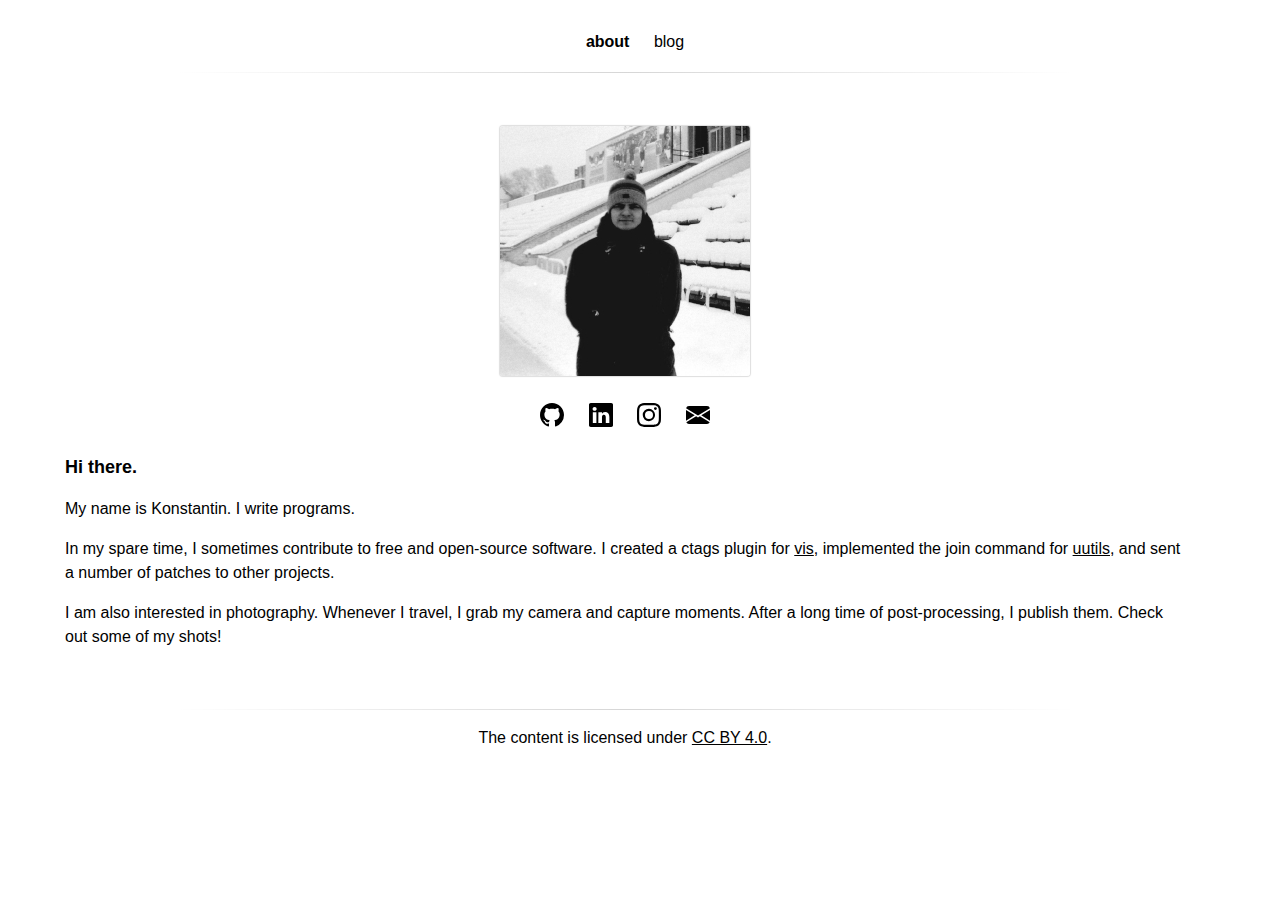
<file: index.html>
<!doctype html><html><head><meta name=generator content="Hugo 0.141.0"><meta charset=utf-8><meta name=viewport content="width=device-width"><title>About - Konstantin Pospelov</title>
<link rel=stylesheet href=/style.css type=text/css media=all><link rel=icon type=image/jpg href=/img/me.jpg></head><body><nav class=menu><a class="menu-item current" href=/>about</a>
<a class=menu-item href=/blog/>blog</a><hr></nav><main><div class=me><img class=me-image src=/img/me.jpg><br><div class=contacts><a href=https://github.com/kupospelov><img class=contact alt=github src=/img/github.svg></img></a>
<a href=https://www.linkedin.com/in/kupospelov><img class=contact alt=linkedin src=/img/linkedin.svg></img></a>
<a href=https://www.instagram.com/kupospelov><img class=contact alt=instagram src=/img/instagram.svg></img></a>
<a href=mailto:kupospelov@gmail.com><img class=contact alt=mail src=/img/envelope-fill.svg></img></a></div></div><h1>Hi there.</h1><p><p>My name is Konstantin. I write programs.</p><p>In my spare time, I sometimes contribute to free and open-source software. I created a ctags plugin for <a href=https://github.com/martanne/vis>vis</a>, implemented the join command for <a href=https://github.com/uutils/coreutils>uutils</a>, and sent a number of patches to other projects.</p><p>I am also interested in photography. Whenever I travel, I grab my camera and capture moments. After a long time of post-processing, I publish them. Check out some of my shots!</p></p></main><footer><hr><p>The content is licensed under <a rel=license href=http://creativecommons.org/licenses/by/4.0/>CC BY 4.0</a>.</p><br></footer></body></html>
</file>
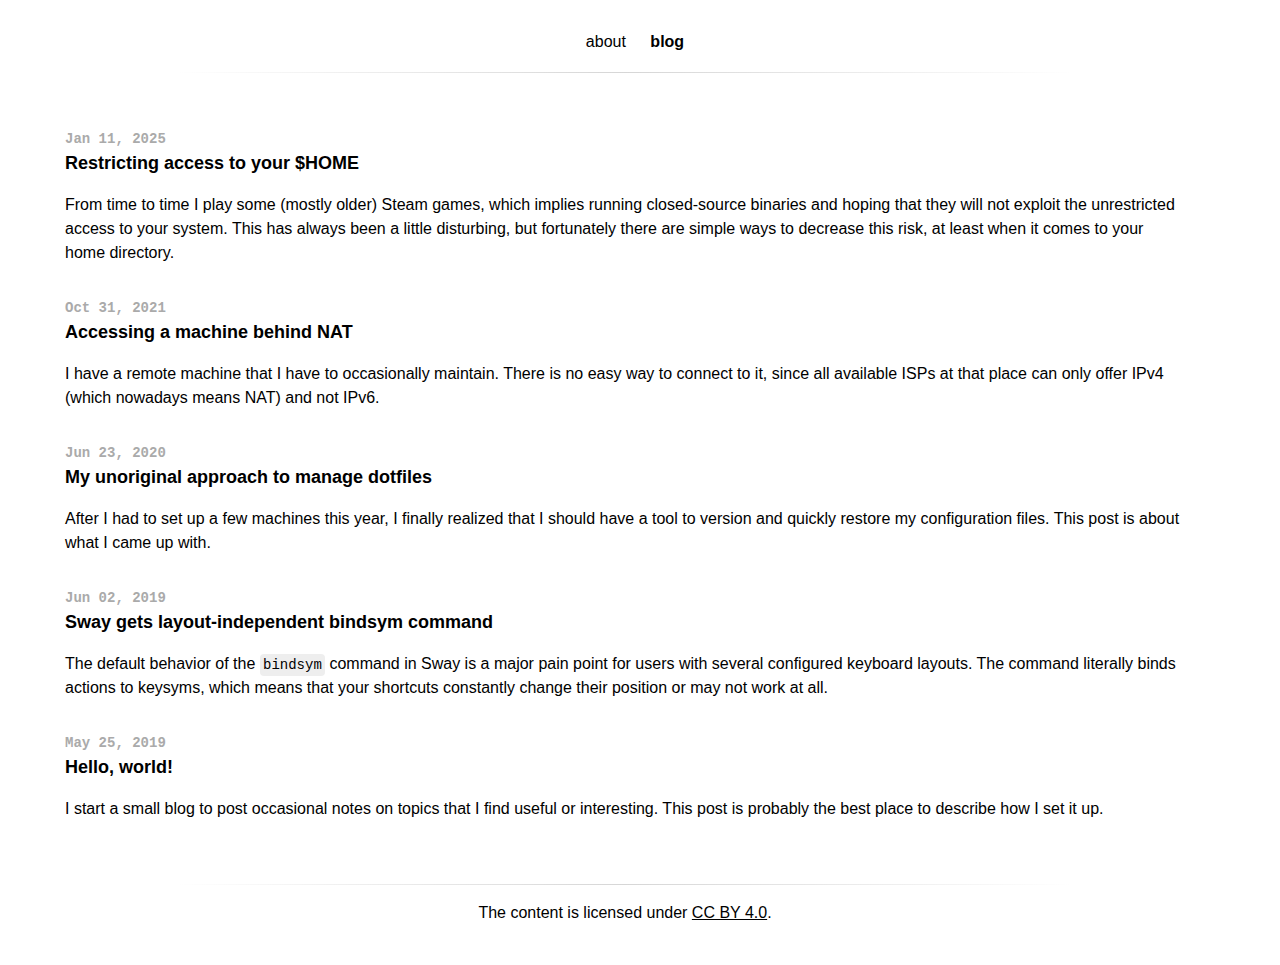
<file: blog/index.html>
<!doctype html><html><head><meta charset=utf-8><meta name=viewport content="width=device-width"><title>Blog - Konstantin Pospelov</title>
<link rel=stylesheet href=/style.css type=text/css media=all><link rel=icon type=image/jpg href=/img/me.jpg></head><body><nav class=menu><a class=menu-item href=/>about</a>
<a class="menu-item current" href=/blog/>blog</a><hr></nav><main><div class=blog-list><div class=blog-post><div class=date><time>Jan 11, 2025</time></div><div class=title><a href=https://kupospelov.com/blog/2025-01-11-restricting-access-to-your-home/>Restricting access to your $HOME</a></div><div class=post-excerpt><p><p>From time to time I play some (mostly older) Steam games, which implies running closed-source binaries and hoping that they will not exploit the unrestricted access to your system. This has always been a little disturbing, but fortunately there are simple ways to decrease this risk, at least when it comes to your home directory.</p></p></div></div><div class=blog-post><div class=date><time>Oct 31, 2021</time></div><div class=title><a href=https://kupospelov.com/blog/2021-10-31-accessing-a-machine-behind-nat/>Accessing a machine behind NAT</a></div><div class=post-excerpt><p><p>I have a remote machine that I have to occasionally maintain. There is no easy way to connect to it, since all available ISPs at that place can only offer IPv4 (which nowadays means NAT) and not IPv6.</p></p></div></div><div class=blog-post><div class=date><time>Jun 23, 2020</time></div><div class=title><a href=https://kupospelov.com/blog/2020-06-23-my-unoriginal-approach-to-manage-dotfiles/>My unoriginal approach to manage dotfiles</a></div><div class=post-excerpt><p><p>After I had to set up a few machines this year, I finally realized that I should have a tool to version and quickly restore my configuration files. This post is about what I came up with.</p></p></div></div><div class=blog-post><div class=date><time>Jun 02, 2019</time></div><div class=title><a href=https://kupospelov.com/blog/2019-06-02-sway-gets-layout-independent-bindsym-command/>Sway gets layout-independent bindsym command</a></div><div class=post-excerpt><p><p>The default behavior of the <code>bindsym</code> command in Sway is a major pain point for users with several configured keyboard layouts. The command literally binds actions to keysyms, which means that your shortcuts constantly change their position or may not work at all.</p></p></div></div><div class=blog-post><div class=date><time>May 25, 2019</time></div><div class=title><a href=https://kupospelov.com/blog/2019-05-25-hello-world/>Hello, world!</a></div><div class=post-excerpt><p><p>I start a small blog to post occasional notes on topics that I find useful or interesting. This post is probably the best place to describe how I set it up.</p></p></div></div></div></main><footer><hr><p>The content is licensed under <a rel=license href=http://creativecommons.org/licenses/by/4.0/>CC BY 4.0</a>.</p><br></footer></body></html>
</file>
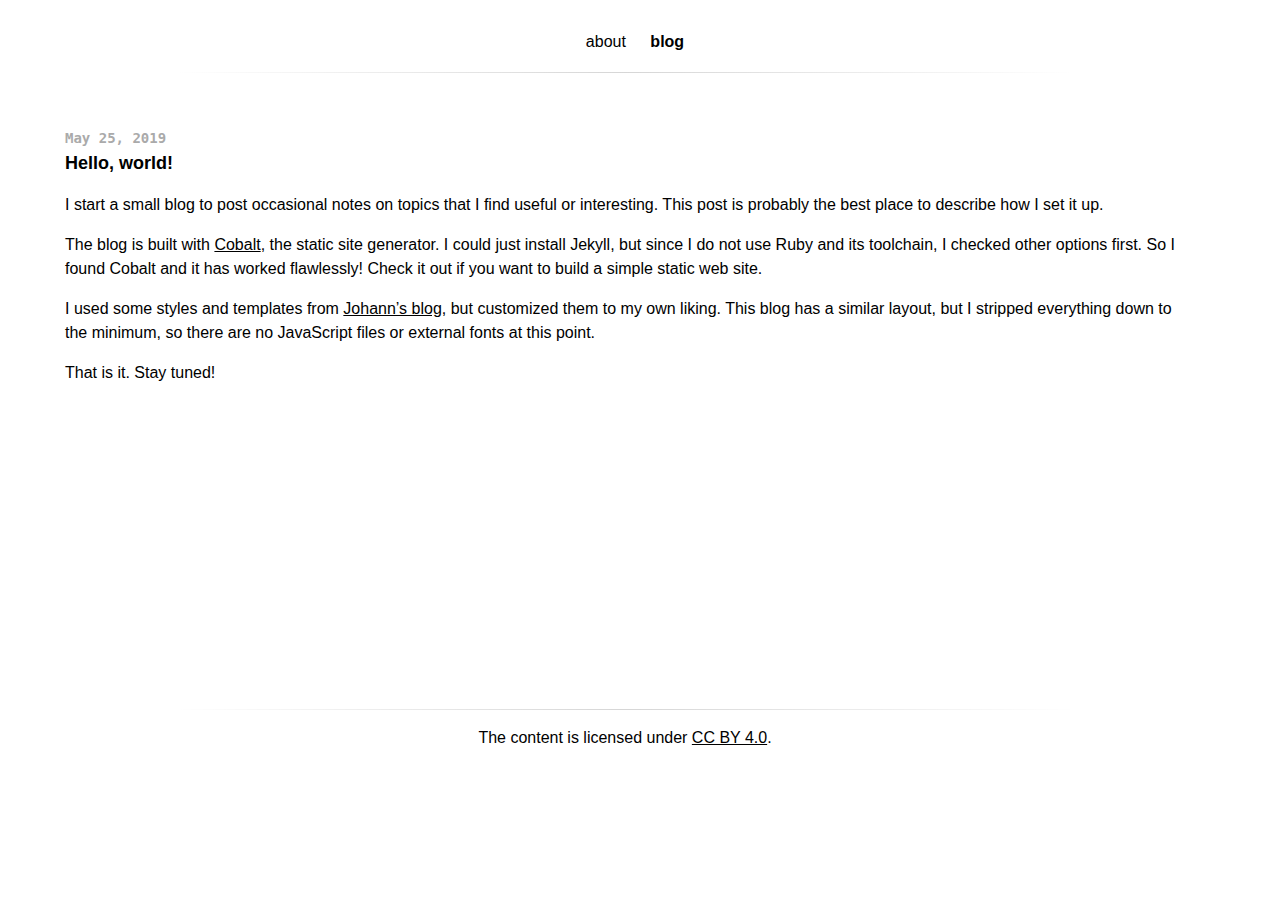
<file: blog/2019-05-25-hello-world/index.html>
<!doctype html><html><head><meta charset=utf-8><meta name=viewport content="width=device-width"><title>Hello, world! - Konstantin Pospelov</title>
<link rel=stylesheet href=/style.css type=text/css media=all><link rel=icon type=image/jpg href=/img/me.jpg></head><body><nav class=menu><a class=menu-item href=/>about</a>
<a class="menu-item current" href=/blog/>blog</a><hr></nav><main><article><time pubdate=pubdate>May 25, 2019</time><h1>Hello, world!</h1><p>I start a small blog to post occasional notes on topics that I find useful or interesting. This post is probably the best place to describe how I set it up.</p><p>The blog is built with <a href=https://github.com/cobalt-org/cobalt.rs>Cobalt</a>, the static site generator. I could just install Jekyll, but since I do not use Ruby and its toolchain, I checked other options first. So I found Cobalt and it has worked flawlessly! Check it out if you want to build a simple static web site.</p><p>I used some styles and templates from <a href=http://johannh.me>Johann&rsquo;s blog</a>, but customized them to my own liking. This blog has a similar layout, but I stripped everything down to the minimum, so there are no JavaScript files or external fonts at this point.</p><p>That is it. Stay tuned!</p></article></main><footer><hr><p>The content is licensed under <a rel=license href=http://creativecommons.org/licenses/by/4.0/>CC BY 4.0</a>.</p><br></footer></body></html>
</file>
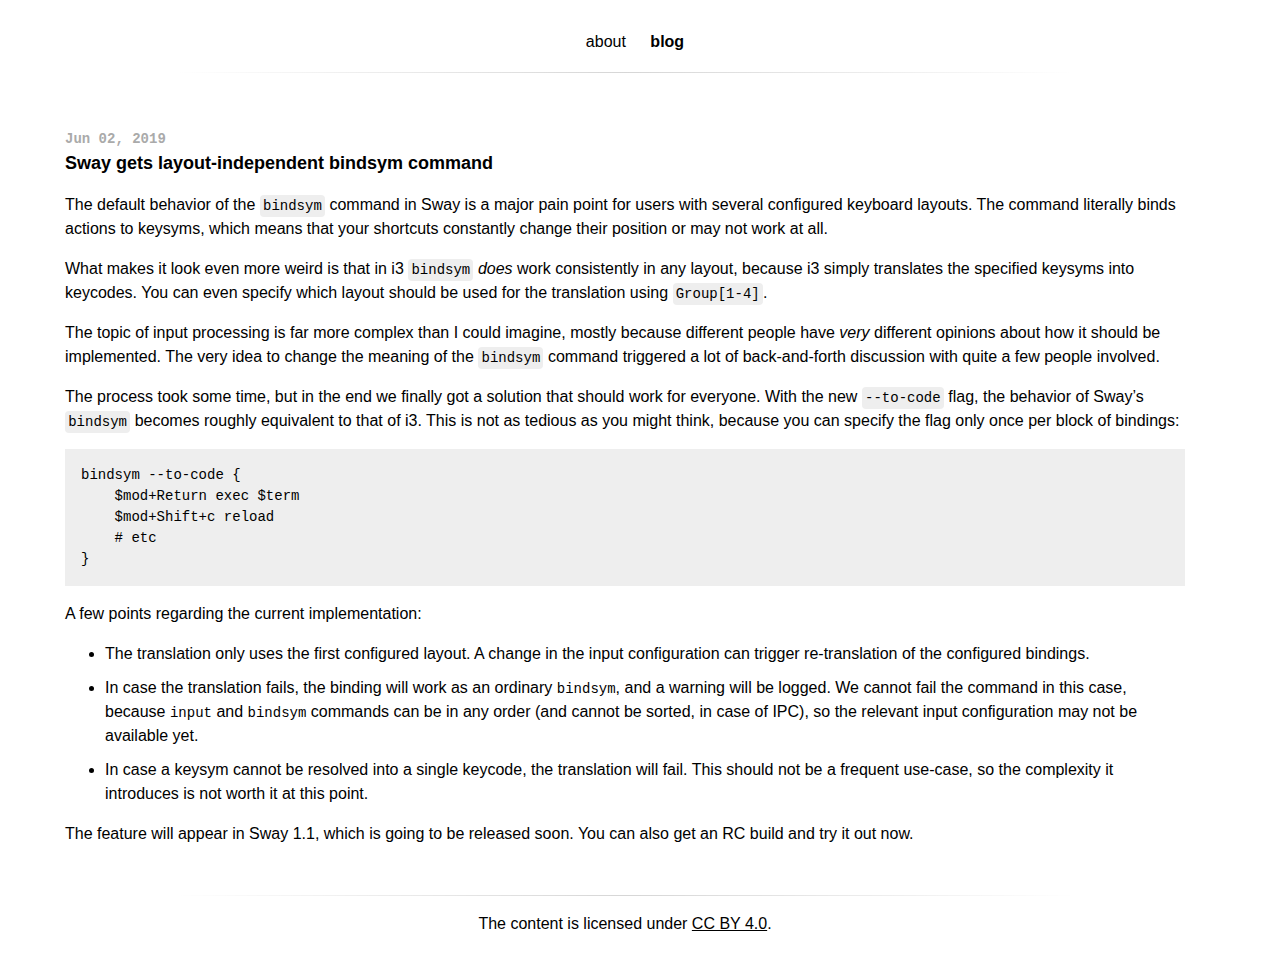
<file: blog/2019-06-02-sway-gets-layout-independent-bindsym-command/index.html>
<!doctype html><html><head><meta charset=utf-8><meta name=viewport content="width=device-width"><title>Sway gets layout-independent bindsym command - Konstantin Pospelov</title>
<link rel=stylesheet href=/style.css type=text/css media=all><link rel=icon type=image/jpg href=/img/me.jpg></head><body><nav class=menu><a class=menu-item href=/>about</a>
<a class="menu-item current" href=/blog/>blog</a><hr></nav><main><article><time pubdate=pubdate>Jun 02, 2019</time><h1>Sway gets layout-independent bindsym command</h1><p>The default behavior of the <code>bindsym</code> command in Sway is a major pain point for users with several configured keyboard layouts. The command literally binds actions to keysyms, which means that your shortcuts constantly change their position or may not work at all.</p><p>What makes it look even more weird is that in i3 <code>bindsym</code> <em>does</em> work consistently in any layout, because i3 simply translates the specified keysyms into keycodes. You can even specify which layout should be used for the translation using <code>Group[1-4]</code>.</p><p>The topic of input processing is far more complex than I could imagine, mostly because different people have <em>very</em> different opinions about how it should be implemented. The very idea to change the meaning of the <code>bindsym</code> command triggered a lot of back-and-forth discussion with quite a few people involved.</p><p>The process took some time, but in the end we finally got a solution that should work for everyone. With the new <code>--to-code</code> flag, the behavior of Sway&rsquo;s <code>bindsym</code> becomes roughly equivalent to that of i3. This is not as tedious as you might think, because you can specify the flag only once per block of bindings:</p><pre tabindex=0><code>bindsym --to-code {
    $mod+Return exec $term
    $mod+Shift+c reload
    # etc
}
</code></pre><p>A few points regarding the current implementation:</p><ul><li>The translation only uses the first configured layout. A change in the input configuration can trigger re-translation of the configured bindings.</li><li>In case the translation fails, the binding will work as an ordinary <code>bindsym</code>, and a warning will be logged. We cannot fail the command in this case, because <code>input</code> and <code>bindsym</code> commands can be in any order (and cannot be sorted, in case of IPC), so the relevant input configuration may not be available yet.</li><li>In case a keysym cannot be resolved into a single keycode, the translation will fail. This should not be a frequent use-case, so the complexity it introduces is not worth it at this point.</li></ul><p>The feature will appear in Sway 1.1, which is going to be released soon. You can also get an RC build and try it out now.</p></article></main><footer><hr><p>The content is licensed under <a rel=license href=http://creativecommons.org/licenses/by/4.0/>CC BY 4.0</a>.</p><br></footer></body></html>
</file>
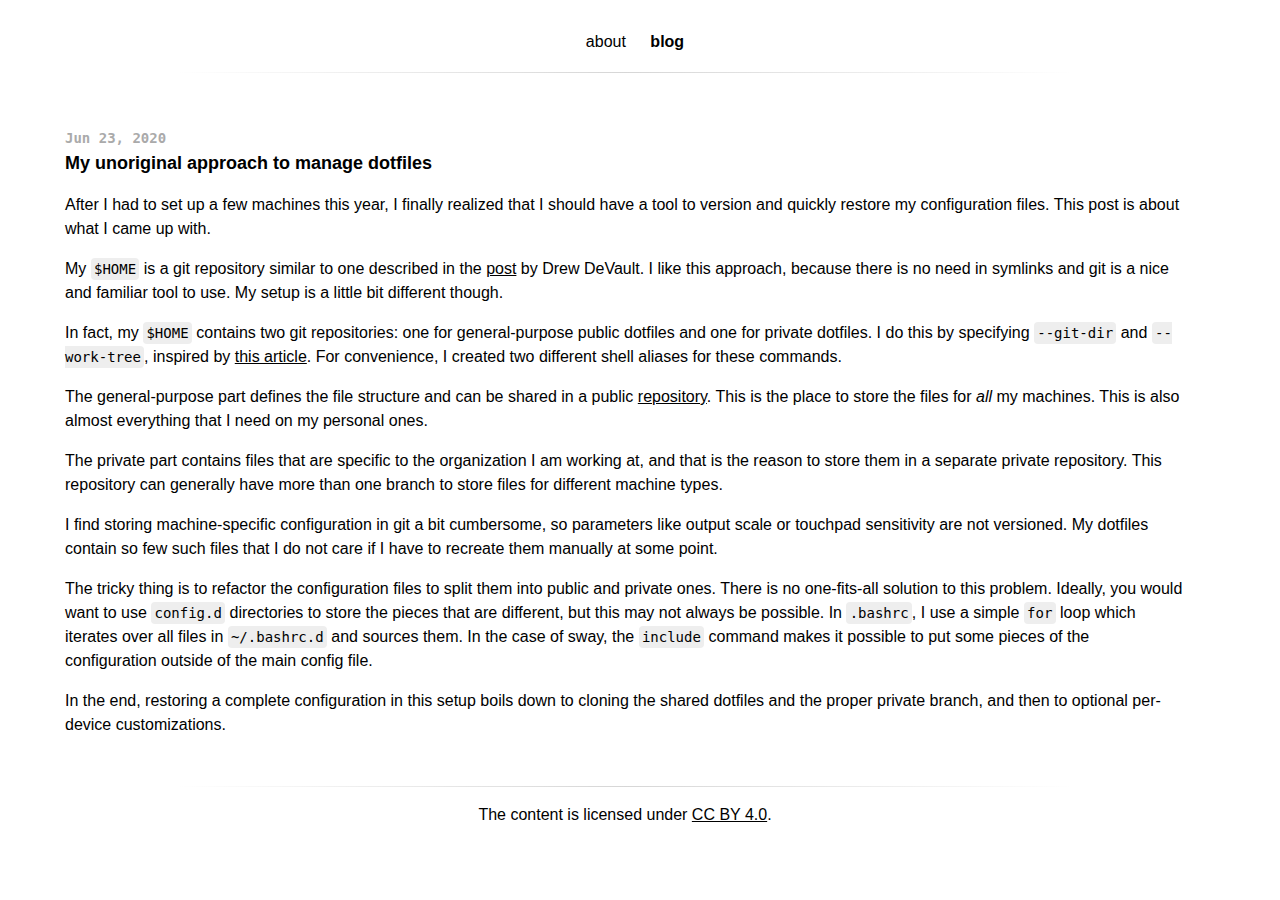
<file: blog/2020-06-23-my-unoriginal-approach-to-manage-dotfiles/index.html>
<!doctype html><html><head><meta charset=utf-8><meta name=viewport content="width=device-width"><title>My unoriginal approach to manage dotfiles - Konstantin Pospelov</title>
<link rel=stylesheet href=/style.css type=text/css media=all><link rel=icon type=image/jpg href=/img/me.jpg></head><body><nav class=menu><a class=menu-item href=/>about</a>
<a class="menu-item current" href=/blog/>blog</a><hr></nav><main><article><time pubdate=pubdate>Jun 23, 2020</time><h1>My unoriginal approach to manage dotfiles</h1><p>After I had to set up a few machines this year, I finally realized that I should have a tool to version and quickly restore my configuration files. This post is about what I came up with.</p><p>My <code>$HOME</code> is a git repository similar to one described in the <a href=https://drewdevault.com/2019/12/30/dotfiles.html>post</a> by Drew DeVault. I like this approach, because there is no need in symlinks and git is a nice and familiar tool to use. My setup is a little bit different though.</p><p>In fact, my <code>$HOME</code> contains two git repositories: one for general-purpose public dotfiles and one for private dotfiles. I do this by specifying <code>--git-dir</code> and <code>--work-tree</code>, inspired by <a href=https://www.atlassian.com/git/tutorials/dotfiles>this article</a>. For convenience, I created two different shell aliases for these commands.</p><p>The general-purpose part defines the file structure and can be shared in a public <a href=https://git.sr.ht/~kupospelov/dotfiles>repository</a>. This is the place to store the files for <em>all</em> my machines. This is also almost everything that I need on my personal ones.</p><p>The private part contains files that are specific to the organization I am working at, and that is the reason to store them in a separate private repository. This repository can generally have more than one branch to store files for different machine types.</p><p>I find storing machine-specific configuration in git a bit cumbersome, so parameters like output scale or touchpad sensitivity are not versioned. My dotfiles contain so few such files that I do not care if I have to recreate them manually at some point.</p><p>The tricky thing is to refactor the configuration files to split them into public and private ones. There is no one-fits-all solution to this problem. Ideally, you would want to use <code>config.d</code> directories to store the pieces that are different, but this may not always be possible. In <code>.bashrc</code>, I use a simple <code>for</code> loop which iterates over all files in <code>~/.bashrc.d</code> and sources them. In the case of sway, the <code>include</code> command makes it possible to put some pieces of the configuration outside of the main config file.</p><p>In the end, restoring a complete configuration in this setup boils down to cloning the shared dotfiles and the proper private branch, and then to optional per-device customizations.</p></article></main><footer><hr><p>The content is licensed under <a rel=license href=http://creativecommons.org/licenses/by/4.0/>CC BY 4.0</a>.</p><br></footer></body></html>
</file>
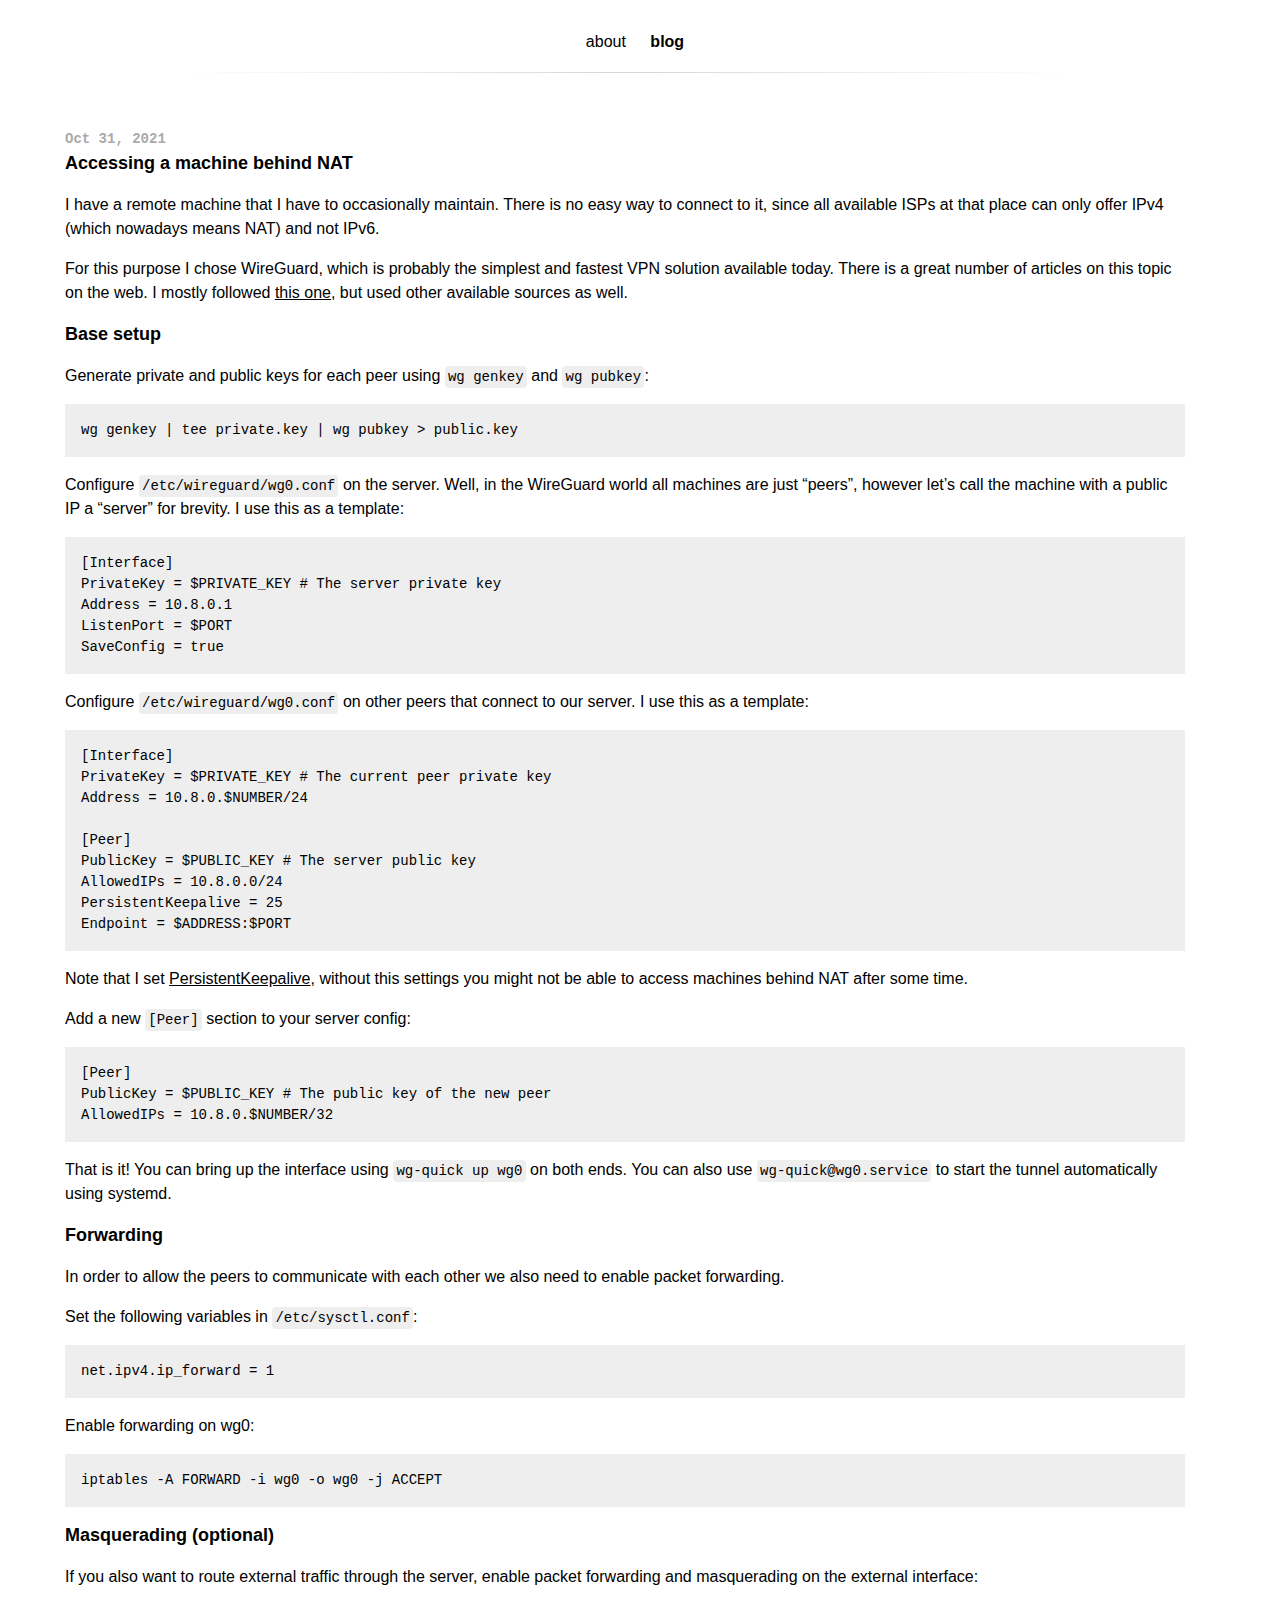
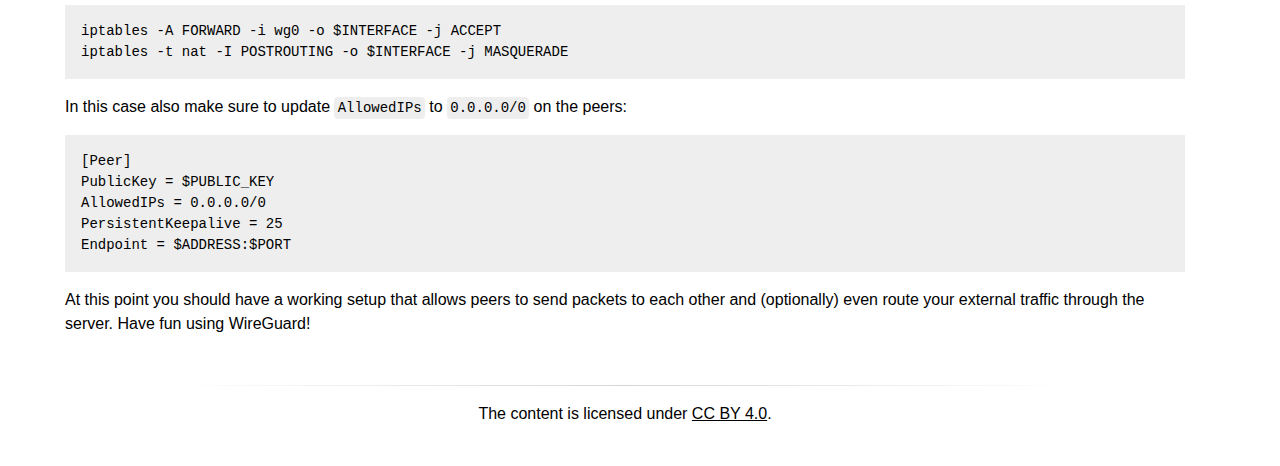
<file: blog/2021-10-31-accessing-a-machine-behind-nat/index.html>
<!doctype html><html><head><meta charset=utf-8><meta name=viewport content="width=device-width"><title>Accessing a machine behind NAT - Konstantin Pospelov</title>
<link rel=stylesheet href=/style.css type=text/css media=all><link rel=icon type=image/jpg href=/img/me.jpg></head><body><nav class=menu><a class=menu-item href=/>about</a>
<a class="menu-item current" href=/blog/>blog</a><hr></nav><main><article><time pubdate=pubdate>Oct 31, 2021</time><h1>Accessing a machine behind NAT</h1><p>I have a remote machine that I have to occasionally maintain. There is no easy way to connect to it, since all available ISPs at that place can only offer IPv4 (which nowadays means NAT) and not IPv6.</p><p>For this purpose I chose WireGuard, which is probably the simplest and fastest VPN solution available today. There is a great number of articles on this topic on the web. I mostly followed <a href=https://www.digitalocean.com/community/tutorials/how-to-set-up-wireguard-on-ubuntu-20-04>this one</a>, but used other available sources as well.</p><h2 id=base-setup>Base setup</h2><p>Generate private and public keys for each peer using <code>wg genkey</code> and <code>wg pubkey</code>:</p><pre tabindex=0><code>wg genkey | tee private.key | wg pubkey &gt; public.key
</code></pre><p>Configure <code>/etc/wireguard/wg0.conf</code> on the server. Well, in the WireGuard world all machines are just &ldquo;peers&rdquo;, however let&rsquo;s call the machine with a public IP a &ldquo;server&rdquo; for brevity. I use this as a template:</p><pre tabindex=0><code>[Interface]
PrivateKey = $PRIVATE_KEY # The server private key
Address = 10.8.0.1
ListenPort = $PORT
SaveConfig = true
</code></pre><p>Configure <code>/etc/wireguard/wg0.conf</code> on other peers that connect to our server. I use this as a template:</p><pre tabindex=0><code>[Interface]
PrivateKey = $PRIVATE_KEY # The current peer private key
Address = 10.8.0.$NUMBER/24

[Peer]
PublicKey = $PUBLIC_KEY # The server public key
AllowedIPs = 10.8.0.0/24
PersistentKeepalive = 25
Endpoint = $ADDRESS:$PORT
</code></pre><p>Note that I set <a href=https://www.wireguard.com/quickstart/#nat-and-firewall-traversal-persistence>PersistentKeepalive</a>, without this settings you might not be able to access machines behind NAT after some time.</p><p>Add a new <code>[Peer]</code> section to your server config:</p><pre tabindex=0><code>[Peer]
PublicKey = $PUBLIC_KEY # The public key of the new peer
AllowedIPs = 10.8.0.$NUMBER/32
</code></pre><p>That is it! You can bring up the interface using <code>wg-quick up wg0</code> on both ends. You can also use <code>wg-quick@wg0.service</code> to start the tunnel automatically using systemd.</p><h2 id=forwarding>Forwarding</h2><p>In order to allow the peers to communicate with each other we also need to enable packet forwarding.</p><p>Set the following variables in <code>/etc/sysctl.conf</code>:</p><pre tabindex=0><code>net.ipv4.ip_forward = 1
</code></pre><p>Enable forwarding on wg0:</p><pre tabindex=0><code>iptables -A FORWARD -i wg0 -o wg0 -j ACCEPT
</code></pre><h2 id=masquerading-optional>Masquerading (optional)</h2><p>If you also want to route external traffic through the server, enable packet forwarding and masquerading on the external interface:</p><pre tabindex=0><code>iptables -A FORWARD -i wg0 -o $INTERFACE -j ACCEPT
iptables -t nat -I POSTROUTING -o $INTERFACE -j MASQUERADE
</code></pre><p>In this case also make sure to update <code>AllowedIPs</code> to <code>0.0.0.0/0</code> on the peers:</p><pre tabindex=0><code>[Peer]
PublicKey = $PUBLIC_KEY
AllowedIPs = 0.0.0.0/0
PersistentKeepalive = 25
Endpoint = $ADDRESS:$PORT
</code></pre><p>At this point you should have a working setup that allows peers to send packets to each other and (optionally) even route your external traffic through the server. Have fun using WireGuard!</p></article></main><footer><hr><p>The content is licensed under <a rel=license href=http://creativecommons.org/licenses/by/4.0/>CC BY 4.0</a>.</p><br></footer></body></html>
</file>
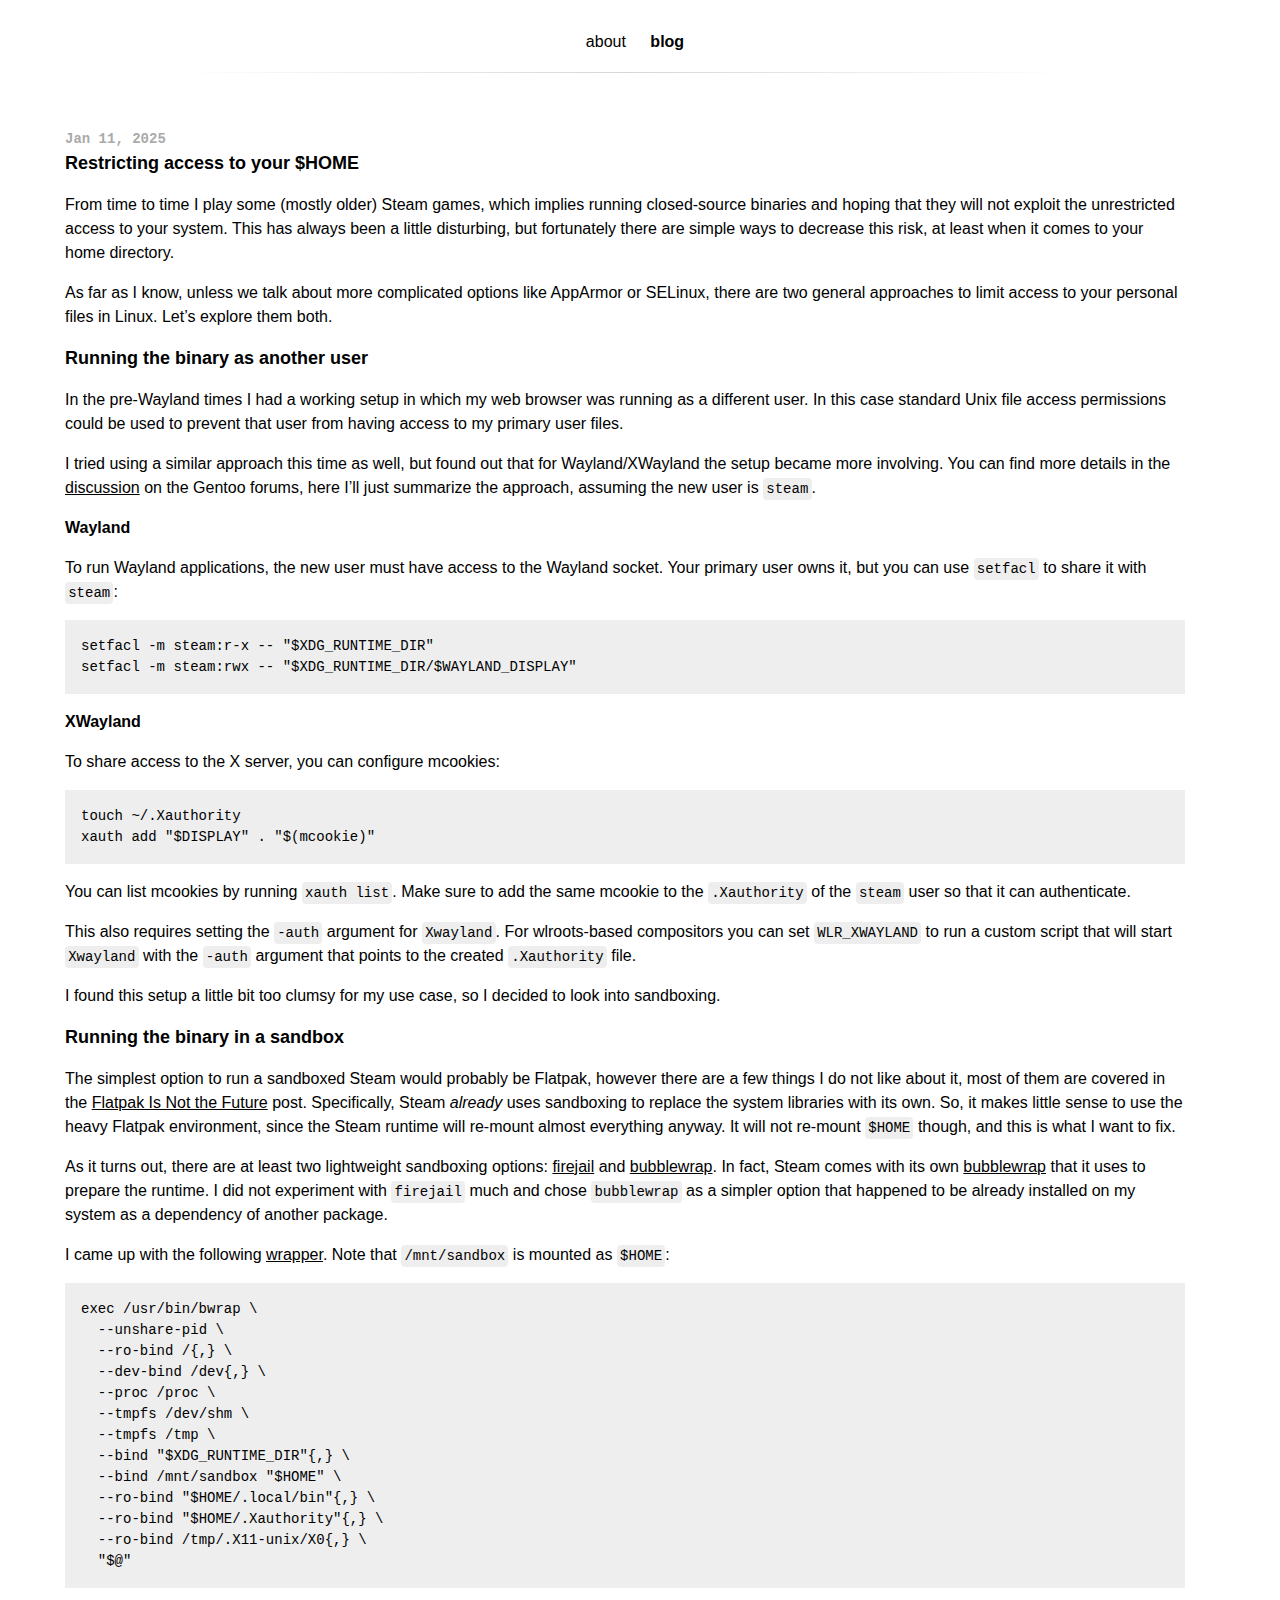
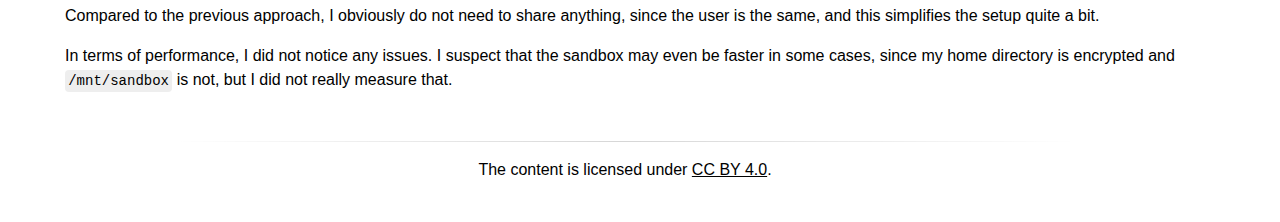
<file: blog/2025-01-11-restricting-access-to-your-home/index.html>
<!doctype html><html><head><meta charset=utf-8><meta name=viewport content="width=device-width"><title>Restricting access to your $HOME - Konstantin Pospelov</title>
<link rel=stylesheet href=/style.css type=text/css media=all><link rel=icon type=image/jpg href=/img/me.jpg></head><body><nav class=menu><a class=menu-item href=/>about</a>
<a class="menu-item current" href=/blog/>blog</a><hr></nav><main><article><time pubdate=pubdate>Jan 11, 2025</time><h1>Restricting access to your $HOME</h1><p>From time to time I play some (mostly older) Steam games, which implies running closed-source binaries and hoping that they will not exploit the unrestricted access to your system. This has always been a little disturbing, but fortunately there are simple ways to decrease this risk, at least when it comes to your home directory.</p><p>As far as I know, unless we talk about more complicated options like AppArmor or SELinux, there are two general approaches to limit access to your personal files in Linux. Let&rsquo;s explore them both.</p><h2 id=running-the-binary-as-another-user>Running the binary as another user</h2><p>In the pre-Wayland times I had a working setup in which my web browser was running as a different user. In this case standard Unix file access permissions could be used to prevent that user from having access to my primary user files.</p><p>I tried using a similar approach this time as well, but found out that for Wayland/XWayland the setup became more involving. You can find more details in the <a href=https://forums.gentoo.org/viewtopic-t-1133520-start-0-postdays-0-postorder-asc-highlight-.html>discussion</a> on the Gentoo forums, here I&rsquo;ll just summarize the approach, assuming the new user is <code>steam</code>.</p><h3 id=wayland>Wayland</h3><p>To run Wayland applications, the new user must have access to the Wayland socket. Your primary user owns it, but you can use <code>setfacl</code> to share it with <code>steam</code>:</p><pre tabindex=0><code>setfacl -m steam:r-x -- &#34;$XDG_RUNTIME_DIR&#34;
setfacl -m steam:rwx -- &#34;$XDG_RUNTIME_DIR/$WAYLAND_DISPLAY&#34;
</code></pre><h3 id=xwayland>XWayland</h3><p>To share access to the X server, you can configure mcookies:</p><pre tabindex=0><code>touch ~/.Xauthority
xauth add &#34;$DISPLAY&#34; . &#34;$(mcookie)&#34;
</code></pre><p>You can list mcookies by running <code>xauth list</code>. Make sure to add the same mcookie to the <code>.Xauthority</code> of the <code>steam</code> user so that it can authenticate.</p><p>This also requires setting the <code>-auth</code> argument for <code>Xwayland</code>. For wlroots-based compositors you can set <code>WLR_XWAYLAND</code> to run a custom script that will start <code>Xwayland</code> with the <code>-auth</code> argument that points to the created <code>.Xauthority</code> file.</p><p>I found this setup a little bit too clumsy for my use case, so I decided to look into sandboxing.</p><h2 id=running-the-binary-in-a-sandbox>Running the binary in a sandbox</h2><p>The simplest option to run a sandboxed Steam would probably be Flatpak, however there are a few things I do not like about it, most of them are covered in the <a href=https://ludocode.com/blog/flatpak-is-not-the-future>Flatpak Is Not the Future</a> post. Specifically, Steam <em>already</em> uses sandboxing to replace the system libraries with its own. So, it makes little sense to use the heavy Flatpak environment, since the Steam runtime will re-mount almost everything anyway. It will not re-mount <code>$HOME</code> though, and this is what I want to fix.</p><p>As it turns out, there are at least two lightweight sandboxing options: <a href=https://github.com/netblue30/firejail>firejail</a> and <a href=https://github.com/containers/bubblewrap>bubblewrap</a>. In fact, Steam comes with its own <a href="https://gitlab.steamos.cloud/steamrt/steam-runtime-tools/-/tree/main/subprojects/bubblewrap?ref_type=heads">bubblewrap</a> that it uses to prepare the runtime. I did not experiment with <code>firejail</code> much and chose <code>bubblewrap</code> as a simpler option that happened to be already installed on my system as a dependency of another package.</p><p>I came up with the following <a href=https://git.sr.ht/~kupospelov/dotfiles/tree/700f572b63a66e7eee2f708b269fac39322417e7/item/.local/bin/sandbox>wrapper</a>. Note that <code>/mnt/sandbox</code> is mounted as <code>$HOME</code>:</p><pre tabindex=0><code>exec /usr/bin/bwrap \
  --unshare-pid \
  --ro-bind /{,} \
  --dev-bind /dev{,} \
  --proc /proc \
  --tmpfs /dev/shm \
  --tmpfs /tmp \
  --bind &#34;$XDG_RUNTIME_DIR&#34;{,} \
  --bind /mnt/sandbox &#34;$HOME&#34; \
  --ro-bind &#34;$HOME/.local/bin&#34;{,} \
  --ro-bind &#34;$HOME/.Xauthority&#34;{,} \
  --ro-bind /tmp/.X11-unix/X0{,} \
  &#34;$@&#34;
</code></pre><p>Compared to the previous approach, I obviously do not need to share anything, since the user is the same, and this simplifies the setup quite a bit.</p><p>In terms of performance, I did not notice any issues. I suspect that the sandbox may even be faster in some cases, since my home directory is encrypted and <code>/mnt/sandbox</code> is not, but I did not really measure that.</p></article></main><footer><hr><p>The content is licensed under <a rel=license href=http://creativecommons.org/licenses/by/4.0/>CC BY 4.0</a>.</p><br></footer></body></html>
</file>
